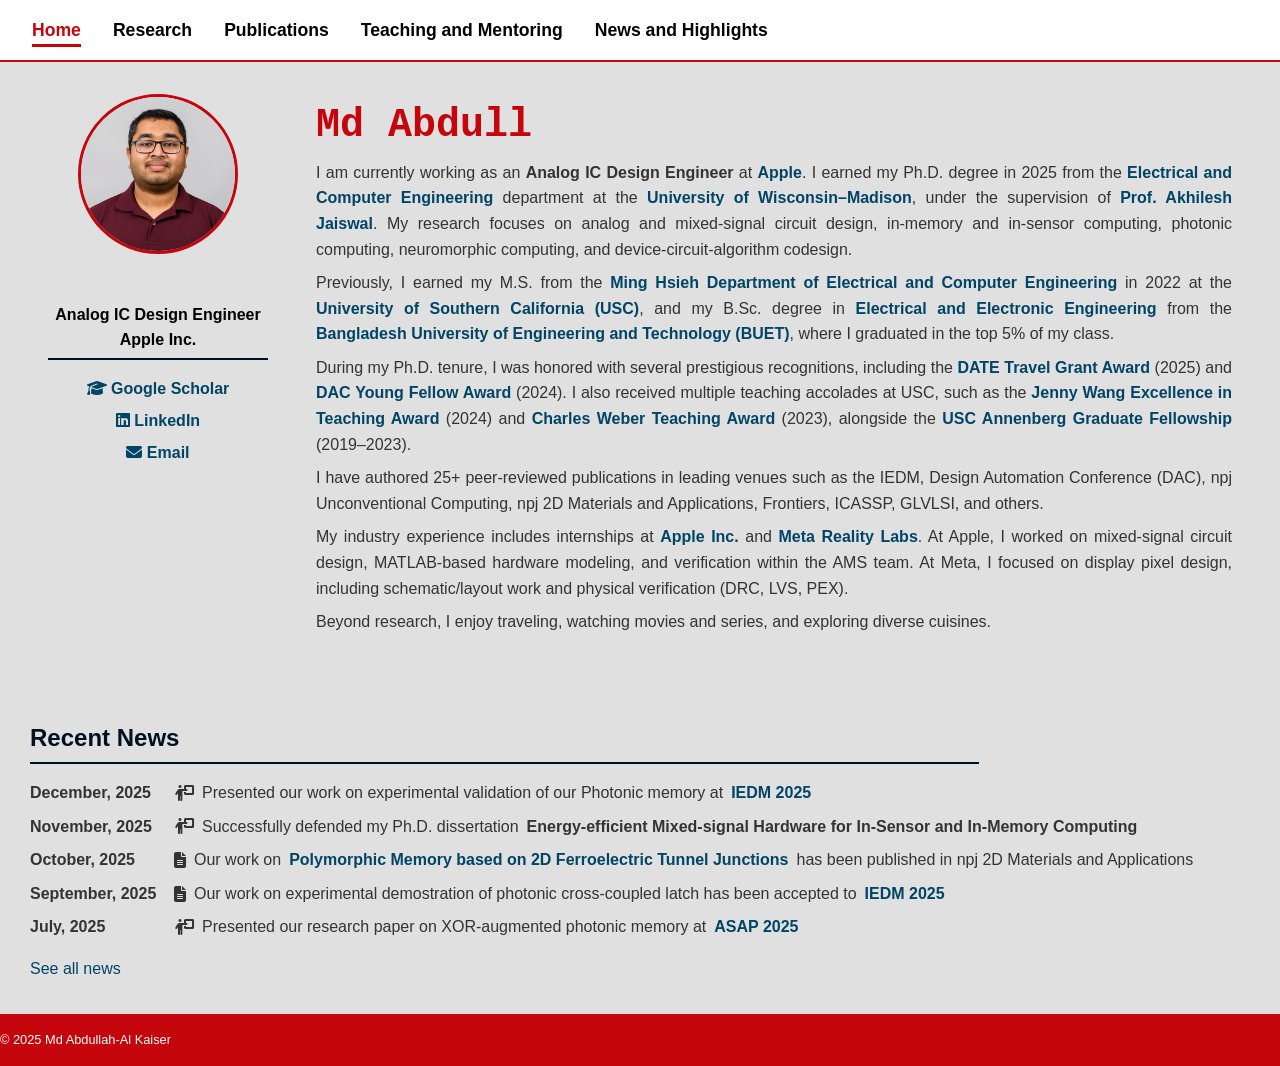
<file: index.html>
<!DOCTYPE html>
<html lang="en">
<head>
  <meta charset="UTF-8" />
  <meta name="viewport" content="width=device-width, initial-scale=1" />
  <title>Home - Md Abdullah-Al Kaiser</title>
  <link rel="stylesheet" href="style.css" />
  <link
    rel="stylesheet"
    href="https://cdnjs.cloudflare.com/ajax/libs/font-awesome/6.5.0/css/all.min.css"
    integrity="sha512-dO6lBBRrsN4SR0WqX3M5Jz6nX3Wc5dkP7kE+bQ9GfUemU1wfh64X0sJHZ6Z7JgY+jPZIl7QQB+p9zzC8pHVu1w=="
    crossorigin="anonymous"
    referrerpolicy="no-referrer"
  /> 

  <style>
    /* Typewriter Animation */
    .typewriter {
      font-size: 2.2rem;
      font-weight: bold;
      color: #222;
      font-family: "Courier New", monospace;
      white-space: nowrap;
      display: inline-block;
      height: 2.6rem; /* keeps spacing fixed */
    }

    .cursor {
      display: inline-block;
      width: 2px;
      background-color: #333;
      margin-left: 2px;
      animation: blink 0.7s infinite;
    }

    @keyframes blink {
      50% { background-color: transparent; }
    }
  </style>
</head>
  
<body>

<header> 
  <nav>
    <ul class="nav-links">
      <li><a href="index.html" class="active">Home</a></li>
      <li><a href="research.html">Research</a></li>
      <li><a href="publications.html">Publications</a></li>
      <li><a href="teaching.html">Teaching and Mentoring</a></li>
      <li><a href="news.html">News and Highlights</a></li>
    </ul>
  </nav> 
</header>

<main class="home-container">
  <div class="profile-left">
    <img src="Images/Headshot.png" alt="Md Abdullah-Al Kaiser" class="profile-pic" />
    <h2>Analog IC Design Engineer<br>Apple Inc.</h2>

    <div class="social-links">
        <a href="https://scholar.google.com/citations?user=Xrip2CIAAAAJ&hl=en" target="_blank" rel="noopener noreferrer">
          <i class="fas fa-graduation-cap"></i> Google Scholar
        </a>
        <a href="https://www.linkedin.com/in/md-abdullah-al-kaiser-549613242/" target="_blank" rel="noopener noreferrer">
          <i class="fab fa-linkedin"></i> LinkedIn
        </a>
        <a href="mailto:mkaiser8@wisc.edu">
          <i class="fas fa-envelope"></i> Email
        </a>
      </div>
  </div>

  <div class="profile-right">
    <!-- Animated Name -->
    <h1 class="typewriter"><span id="typewriter"></span><span id="cursor" class="cursor"></span></h1>

    <p>
      I am currently working as an <strong>Analog IC Design Engineer</strong> at 
      <a href="https://www.apple.com/" target="_blank"><strong>Apple</strong></a>.
      I earned my Ph.D. degree in 2025 from the 
      <a href="https://www.ece.wisc.edu/" target="_blank"><strong>Electrical and Computer Engineering</strong></a> 
      department at the 
      <a href="https://www.wisc.edu/" target="_blank"><strong>University of Wisconsin–Madison</strong></a>, 
      under the supervision of 
      <a href="https://compute-lab.ece.wisc.edu/" target="_blank"><strong>Prof. Akhilesh Jaiswal</strong></a>. 
      My research focuses on analog and mixed-signal circuit design, in-memory and in-sensor computing, 
      photonic computing, neuromorphic computing, and device-circuit-algorithm codesign.
    </p>
 
    <p> 
      Previously, I earned my M.S. from the 
      <a href="https://minghsiehece.usc.edu/" target="_blank"><strong>Ming Hsieh Department of Electrical and Computer Engineering</strong></a> 
      in 2022 at the 
      <a href="https://www.usc.edu/" target="_blank"><strong>University of Southern California (USC)</strong></a>, and  my B.Sc. degree in 
      <a href="https://eee.buet.ac.bd/" target="_blank"><strong>Electrical and Electronic Engineering</strong></a> from the 
      <a href="https://www.buet.ac.bd/" target="_blank"><strong>Bangladesh University of Engineering and Technology (BUET)</strong></a>, where I graduated in the top 5% of my class.
    </p>
    <p>
      During my Ph.D. tenure, I was honored with several prestigious recognitions, including the <span style="color: #004466;"><strong>DATE Travel Grant Award</strong></span> (2025) 
      and <span style="color: #004466;"><strong>DAC Young Fellow Award</strong></span> (2024). 
      I also received multiple teaching accolades at USC, such as the <a href="https://minghsiehece.usc.edu/2024/07/congratulations-to-the-ece-students-honored-at-the-2024-viterbi-awards/" target="_blank">
        <strong>Jenny Wang Excellence in Teaching Award</strong></a> (2024)       
      and <span style="color: #004466;"><strong>Charles Weber Teaching Award</strong></span> (2023), 
      alongside the <span style="color: #004466;"><strong>USC Annenberg Graduate Fellowship</strong></span> (2019–2023). 
    </p>
    <p>
      I have authored 25+ peer-reviewed publications in leading venues such as the IEDM, 
      Design Automation Conference (DAC), npj Unconventional Computing, npj 2D Materials and Applications, Frontiers, ICASSP, GLVLSI, and others.
    </p>
    <p>
      My industry experience includes internships at 
      <a href="https://www.apple.com" target="_blank"><strong>Apple Inc.</strong></a> and 
      <a href="https://about.meta.com/realitylabs/" target="_blank""><strong>Meta Reality Labs</strong></a>. At Apple, I worked on mixed-signal circuit design, MATLAB-based hardware modeling, 
      and verification within the AMS team. At Meta, I focused on display pixel design, including schematic/layout work and physical verification (DRC, LVS, PEX).
    </p>  
    <p>
      Beyond research, I enjoy traveling, watching movies and series, and exploring diverse cuisines.
    </p>
  </div>  
</main>

<!-- Recent News Section -->
<section class="news-section">
  <h2>Recent News</h2>
  <ul id="news-list"></ul>
  <p><a href="news.html">See all news</a></p>
</section>
  
<script>
// Typewriter animation
const text = "Md Abdullah-Al Kaiser";
const typewriter = document.getElementById("typewriter");
const cursor = document.getElementById("cursor");

let index = 0;

function type() {
  if (index < text.length) {
    typewriter.textContent += text.charAt(index);
    index++;
    setTimeout(type, 150); // typing speed
  } else {
    cursor.style.display = "none"; // hide cursor after typing complete
    setTimeout(() => {
      typewriter.textContent = ""; // clear instantly
      cursor.style.display = "inline-block"; // show cursor again
      index = 0;
      setTimeout(type, 500); // wait 0.5s then start typing again
    }, 3000); // wait 3s before clearing
  }
}

type();

// Dynamically fetch and show top 5 news from news.html
fetch('news.html')
  .then(response => response.text())
  .then(data => {
    const parser = new DOMParser();
    const doc = parser.parseFromString(data, 'text/html');
    const newsItems = doc.querySelectorAll('.news-list li');
    const newsList = document.getElementById('news-list');

    newsItems.forEach((item, index) => {
      if (index < 5) {
        newsList.appendChild(item.cloneNode(true));
      }
    });
  })
  .catch(error => console.error('Error loading news:', error));
</script>

<footer>
  <p style="font-size: 0.8rem;">&copy; 2025 Md Abdullah-Al Kaiser</p>
</footer>

</body>
</html>
</file>
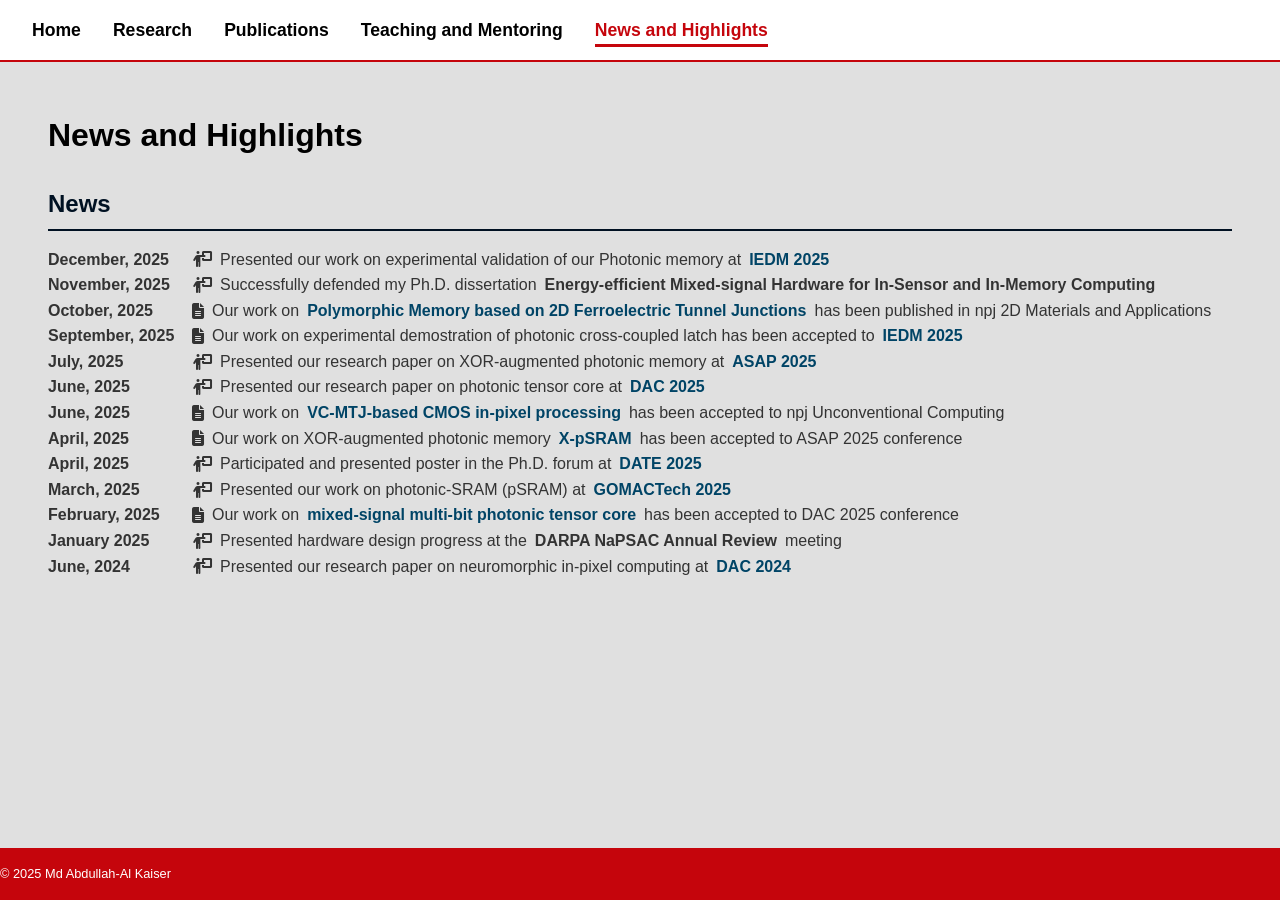
<file: news.html>
<!DOCTYPE html>
<html lang="en">
<head>
  <meta charset="UTF-8" />
  <meta name="viewport" content="width=device-width, initial-scale=1" />
  <title>News and Highlights – Md Abdullah-Al Kaiser</title>
  <link rel="stylesheet" href="style.css" /> 
  <link rel="stylesheet" href="https://cdnjs.cloudflare.com/ajax/libs/font-awesome/6.5.1/css/all.min.css">
</head>
<body>
<header>
  <nav>
    <ul class="nav-links">
      <li><a href="index.html">Home</a></li>
      <li><a href="research.html">Research</a></li>
      <li><a href="publications.html">Publications</a></li>
      <li><a href="teaching.html">Teaching and Mentoring</a></li>
      <li><a href="news.html" class="active">News and Highlights</a></li> 
    </ul>
  </nav>
</header>

<main class="content-wrapper news-page">
  <h1>News and Highlights</h1>
  <h2>News</h2>
  <ul class="news-list">
    <li class="news-item">
      <div class="news-date">December, 2025</div>
      <div class="news-content">
        <i class="fa-solid fa-person-chalkboard news-icon"></i>
        Presented our work on experimental validation of our Photonic memory at 
        <a href="https://www.ieee-iedm.org/" target="_blank" rel="noopener noreferrer">
          <strong>IEDM 2025</strong>
        </a> 
      </div>
    </li>
    <li class="news-item">
      <div class="news-date">November, 2025</div>
      <div class="news-content">
        <i class="fa-solid fa-person-chalkboard news-icon"></i>
        Successfully defended my Ph.D. dissertation <strong>Energy-efficient Mixed-signal Hardware for
        In-Sensor and In-Memory Computing</strong>
      </div>
    </li>
    <li class="news-item">
        <div class="news-date">October, 2025</div>
        <div class="news-content">
          <i class="fa-solid fa-file-lines news-icon"></i>
          Our work on  
          <a href="https://www.nature.com/articles/s41699-025-00595-9" target="_blank" rel="noopener noreferrer">
            <strong>Polymorphic Memory based on 2D Ferroelectric Tunnel Junctions</strong>
          </a> 
          has been published in npj 2D Materials and Applications
        </div>
    </li>
    <li class="news-item">
      <div class="news-date">September, 2025</div>
      <div class="news-content">
        <i class="fa-solid fa-file-lines news-icon"></i>
        Our work on experimental demostration of photonic cross-coupled latch  has been accepted to 
        <a href="https://www.ieee-iedm.org/" target="_blank" rel="noopener noreferrer">
          <strong>IEDM 2025</strong>
        </a> 
      </div>
    </li>
    <li class="news-item">
      <div class="news-date">July, 2025</div>
      <div class="news-content">
        <i class="fa-solid fa-person-chalkboard news-icon"></i>
        Presented our research paper on XOR-augmented photonic memory at 
        <a href="https://www.asap-2025.org/" target="_blank" rel="noopener noreferrer">
          <strong>ASAP 2025</strong>
        </a> 
      </div>
    </li>
    <li class="news-item">
      <div class="news-date">June, 2025</div>
      <div class="news-content">
        <i class="fa-solid fa-person-chalkboard news-icon"></i>
        Presented our research paper on photonic tensor core at 
        <a href="https://www.dac.com/" target="_blank" rel="noopener noreferrer">
          <strong>DAC 2025</strong>
        </a>
      </div>
    </li>
    <li class="news-item">
      <div class="news-date">June, 2025</div>
      <div class="news-content">
        <i class="fa-solid fa-file-lines news-icon"></i>
        Our work on  
        <a href="https://www.nature.com/articles/s44335-025-00029-1" target="_blank" rel="noopener noreferrer">
          <strong>VC-MTJ-based CMOS in-pixel processing</strong> 
        </a> has been accepted to npj Unconventional Computing 
      </div>
    </li>
    <li class="news-item">
      <div class="news-date">April, 2025</div>
      <div class="news-content">
        <i class="fa-solid fa-file-lines news-icon"></i>
        Our work on XOR-augmented photonic memory
        <a href="https://arxiv.org/abs/2506.22707" target="_blank" rel="noopener noreferrer">
          <strong>X-pSRAM</strong>  
        </a> has been accepted to ASAP 2025 conference
      </div>
    </li>
    <li class="news-item">
      <div class="news-date">April, 2025</div>
      <div class="news-content">
        <i class="fa-solid fa-person-chalkboard news-icon"></i>
        Participated and presented poster in the Ph.D. forum at 
        <a href="https://date25.date-conference.com/" target="_blank" rel="noopener noreferrer">
          <strong>DATE 2025</strong>
        </a>
      </div>
    </li>
    <li class="news-item">
      <div class="news-date">March, 2025</div>
      <div class="news-content">
        <i class="fa-solid fa-person-chalkboard news-icon"></i>
        Presented our work on photonic-SRAM (pSRAM) at 
        <a href="https://www.gomactech.net/" target="_blank" rel="noopener noreferrer">
          <strong>GOMACTech 2025</strong>
        </a>
      </div>
    </li>
    <li class="news-item">
      <div class="news-date">February, 2025</div>
      <div class="news-content">
        <i class="fa-solid fa-file-lines news-icon"></i>
        Our work on 
        <a href="https://arxiv.org/abs/2506.22705" target="_blank" rel="noopener noreferrer">
          <strong>mixed-signal multi-bit photonic tensor core</strong>  
        </a> has been accepted to DAC 2025 conference
      </div>
    </li>
    <li class="news-item">
      <div class="news-date">January 2025</div>
      <div class="news-content">
        <i class="fa-solid fa-person-chalkboard news-icon"></i>
        Presented hardware design progress at the <strong>DARPA NaPSAC Annual Review</strong> meeting
      </div>
    </li>
    <li class="news-item">
      <div class="news-date">June, 2024</div>
      <div class="news-content">
        <i class="fa-solid fa-person-chalkboard news-icon"></i>
        Presented our research paper on neuromorphic in-pixel computing at 
        <a href="https://61dac.conference-program.com/" target="_blank" rel="noopener noreferrer">
          <strong>DAC 2024</strong>
        </a> 
      </div>
    </li> 
  </ul>

  <!-- <h2>Presentations &amp; Talks</h2>
  <ul class="boxed-list">
    <li>Presented our work on photonic SRAM-augmented in-memory computing at the <em>CompE Seminar, University of Wisconsin–Madison</em>.</li>
    <li>Presented our research paper on XOR-augmented photonic memory (X-pSRAM) at <em>ASAP 2025</em>.</li>
    <li>Presented our research paper on mixed-signal multi-bit photonic tensor core at <em>DAC 2025</em>.</li>
    <li>Participated in and presented a poster at the <em>Ph.D. Forum, DATE 2025</em>.</li>
    <li>Presented our work on photonic-SRAM (pSRAM) at <em>GOMACTech 2025</em>.</li>
    <li>Presented hardware design progress at the <strong>DARPA NaPSAC Annual Review</strong> meeting.</li>
    <li>Presented our research paper on neuromorphic-in-pixel computing at <em>DAC 2024</em>.</li>
    <li>Presented our research paper on a codesign framework for APS in-pixel computing at <em>GLSVLSI 2023</em>.</li>
  </ul> -->
  

</main>

<footer>
  <p style="font-size: 0.8rem;">&copy; 2025 Md Abdullah-Al Kaiser</p>
</footer>
</body>
</html>
</file>
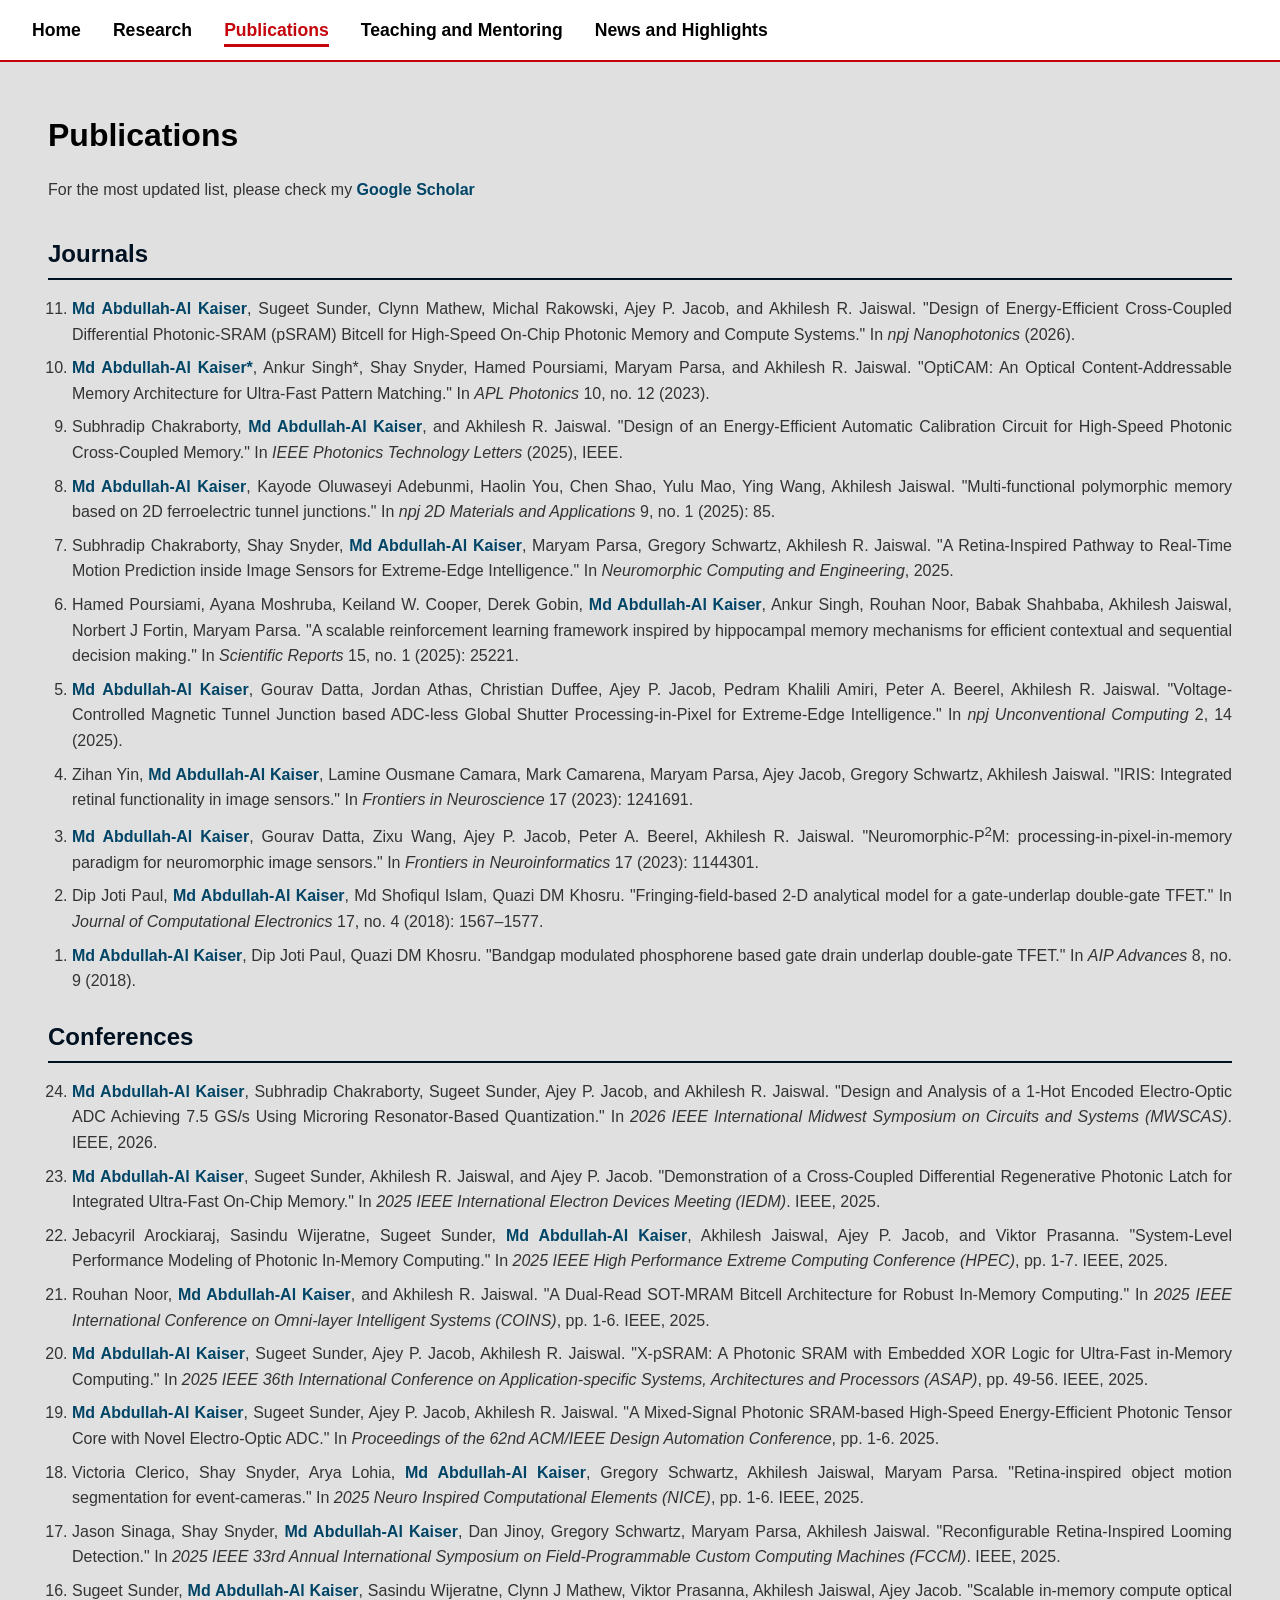
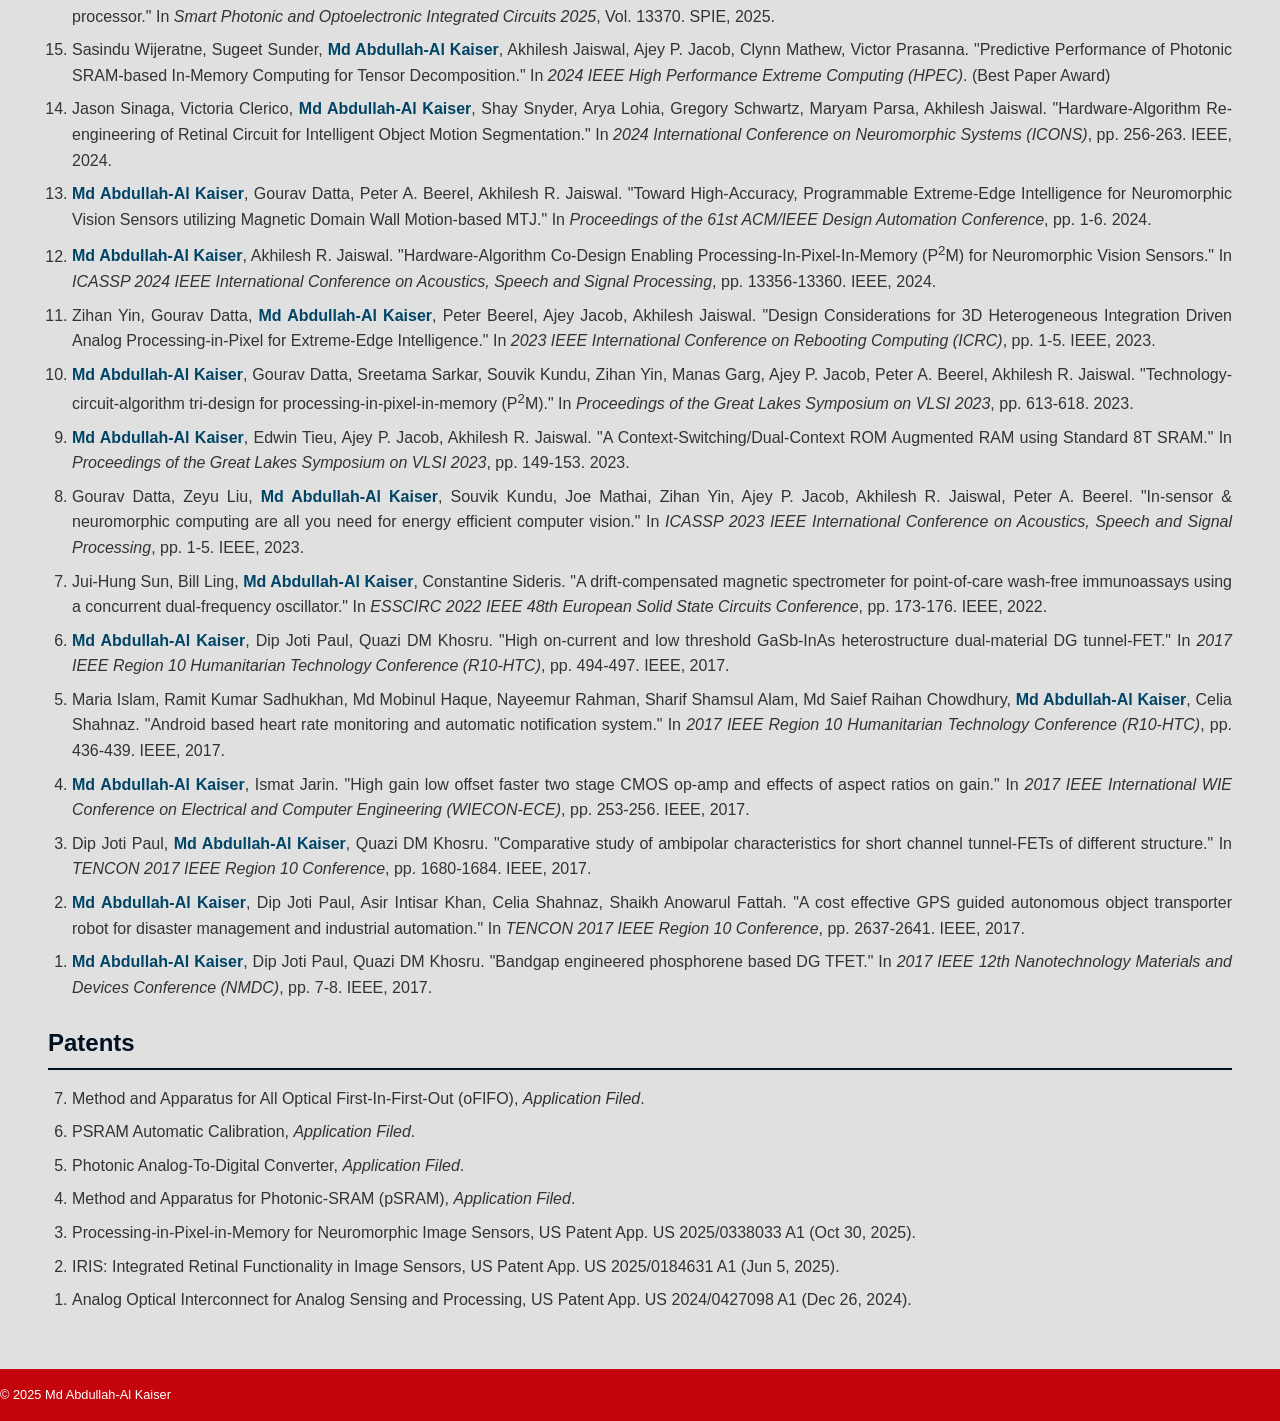
<file: publications.html>
<!DOCTYPE html>
<html lang="en">
<head>
  <meta charset="UTF-8" />
  <meta name="viewport" content="width=device-width, initial-scale=1" />
  <title>Publications - Md Abdullah-Al Kaiser</title>
  <link rel="stylesheet" href="style.css" />
</head>
<body>

<header>
  <nav>
    <ul class="nav-links">
      <li><a href="index.html">Home</a></li>
      <li><a href="research.html">Research</a></li>
      <li><a href="publications.html" class="active">Publications</a></li>
      <li><a href="teaching.html">Teaching and Mentoring</a></li>   
      <li><a href="news.html">News and Highlights</a></li> 
    </ul>
  </nav>
</header>

<main class="content-wrapper">
  <div class="content-container">
    <h1>Publications</h1>

    <p style="margin-bottom: 2rem;">
      For the most updated list, please check my 
      <a href="https://scholar.google.com/citations?user=Xrip2CIAAAAJ&hl=en&oi=ao" target="_blank" rel="noopener noreferrer">
        <strong>Google Scholar</strong>
      </a>
    </p>
    
    <h2>Journals</h2>
    <ol reversed>
      <li><strong>Md Abdullah-Al Kaiser</strong>, Sugeet Sunder, Clynn Mathew, Michal Rakowski, Ajey P. Jacob, and Akhilesh R. Jaiswal. "Design of Energy-Efficient Cross-Coupled Differential Photonic-SRAM (pSRAM) Bitcell for High-Speed On-Chip Photonic Memory and Compute Systems." In <em>npj Nanophotonics</em> (2026).</li>
      <li><strong>Md Abdullah-Al Kaiser*</strong>, Ankur Singh*, Shay Snyder, Hamed Poursiami, Maryam Parsa, and Akhilesh R. Jaiswal. "OptiCAM: An Optical Content-Addressable Memory Architecture for Ultra-Fast Pattern Matching." In <em>APL Photonics</em> 10, no. 12 (2023).</li>
      <li>Subhradip Chakraborty, <strong>Md Abdullah-Al Kaiser</strong>,  and Akhilesh R. Jaiswal. "Design of an Energy-Efficient Automatic Calibration Circuit for High-Speed Photonic Cross-Coupled Memory." In <em>IEEE Photonics Technology Letters</em> (2025), IEEE.</li>
      <li><strong>Md Abdullah-Al Kaiser</strong>, Kayode Oluwaseyi Adebunmi, Haolin You, Chen Shao, Yulu Mao, Ying Wang, Akhilesh Jaiswal. "Multi-functional polymorphic memory based on 2D ferroelectric tunnel junctions." In <em>npj 2D Materials and Applications</em> 9, no. 1 (2025): 85.</li>
      <li>Subhradip Chakraborty, Shay Snyder, <strong>Md Abdullah-Al Kaiser</strong>, Maryam Parsa, Gregory Schwartz, Akhilesh R. Jaiswal. "A Retina-Inspired Pathway to Real-Time Motion Prediction inside Image Sensors for Extreme-Edge Intelligence." In <em>Neuromorphic Computing and Engineering</em>, 2025.</li>
      <li>Hamed Poursiami, Ayana Moshruba, Keiland W. Cooper, Derek Gobin, <strong>Md Abdullah-Al Kaiser</strong>, Ankur Singh, Rouhan Noor, Babak Shahbaba, Akhilesh Jaiswal, Norbert J Fortin, Maryam Parsa. "A scalable reinforcement learning framework inspired by hippocampal memory mechanisms for efficient contextual and sequential decision making." In <em>Scientific Reports</em> 15, no. 1 (2025): 25221.</li>
      <li><strong>Md Abdullah-Al Kaiser</strong>, Gourav Datta, Jordan Athas, Christian Duffee, Ajey P. Jacob, Pedram Khalili Amiri, Peter A. Beerel, Akhilesh R. Jaiswal. "Voltage-Controlled Magnetic Tunnel Junction based ADC-less Global Shutter Processing-in-Pixel for Extreme-Edge Intelligence." In <em>npj Unconventional Computing</em> 2, 14 (2025).</li>
      <li>Zihan Yin, <strong>Md Abdullah-Al Kaiser</strong>, Lamine Ousmane Camara, Mark Camarena, Maryam Parsa, Ajey Jacob, Gregory Schwartz, Akhilesh Jaiswal. "IRIS: Integrated retinal functionality in image sensors." In <em>Frontiers in Neuroscience</em> 17 (2023): 1241691.</li>
      <li><strong>Md Abdullah-Al Kaiser</strong>, Gourav Datta, Zixu Wang, Ajey P. Jacob, Peter A. Beerel, Akhilesh R. Jaiswal. "Neuromorphic-P<sup>2</sup>M: processing-in-pixel-in-memory paradigm for neuromorphic image sensors." In <em>Frontiers in Neuroinformatics</em> 17 (2023): 1144301.</li>
      <li>Dip Joti Paul, <strong>Md Abdullah-Al Kaiser</strong>, Md Shofiqul Islam, Quazi DM Khosru. "Fringing-field-based 2-D analytical model for a gate-underlap double-gate TFET." In <em>Journal of Computational Electronics</em> 17, no. 4 (2018): 1567–1577.</li>
      <li><strong>Md Abdullah-Al Kaiser</strong>, Dip Joti Paul, Quazi DM Khosru. "Bandgap modulated phosphorene based gate drain underlap double-gate TFET." In <em>AIP Advances</em> 8, no. 9 (2018).</li>
    </ol>

    <h2>Conferences</h2>
    <ol reversed>
      <li><strong>Md Abdullah-Al Kaiser</strong>, Subhradip Chakraborty, Sugeet Sunder, Ajey P. Jacob, and Akhilesh R. Jaiswal. "Design and Analysis of a 1-Hot Encoded Electro-Optic ADC Achieving 7.5 GS/s Using Microring Resonator-Based Quantization." In <em>2026 IEEE International Midwest Symposium on Circuits and Systems (MWSCAS)</em>. IEEE, 2026.</li>
      <li><strong>Md Abdullah-Al Kaiser</strong>, Sugeet Sunder, Akhilesh R. Jaiswal, and Ajey P. Jacob. "Demonstration of a Cross-Coupled Differential Regenerative Photonic Latch for Integrated Ultra-Fast On-Chip Memory." In <em>2025 IEEE International Electron Devices Meeting (IEDM)</em>. IEEE, 2025.</li>
      <li>Jebacyril Arockiaraj, Sasindu Wijeratne, Sugeet Sunder, <strong>Md Abdullah-Al Kaiser</strong>, Akhilesh Jaiswal, Ajey P. Jacob, and Viktor Prasanna. "System-Level Performance Modeling of Photonic In-Memory Computing." In <em>2025 IEEE High Performance Extreme Computing Conference (HPEC)</em>, pp. 1-7. IEEE, 2025.</li>
      <li><strong></strong> Rouhan Noor, <strong>Md Abdullah-Al Kaiser</strong>, and Akhilesh R. Jaiswal. "A Dual-Read SOT-MRAM Bitcell Architecture for Robust In-Memory Computing." In <em>2025 IEEE International Conference on Omni-layer Intelligent Systems (COINS)</em>, pp. 1-6. IEEE, 2025.</li>
      <li><strong></strong> <strong>Md Abdullah-Al Kaiser</strong>, Sugeet Sunder, Ajey P. Jacob, Akhilesh R. Jaiswal. "X-pSRAM: A Photonic SRAM with Embedded XOR Logic for Ultra-Fast in-Memory Computing." In <em>2025 IEEE 36th International Conference on Application-specific Systems, Architectures and Processors (ASAP)</em>, pp. 49-56. IEEE, 2025.</li>
      <li><strong></strong> <strong>Md Abdullah-Al Kaiser</strong>, Sugeet Sunder, Ajey P. Jacob, Akhilesh R. Jaiswal. "A Mixed-Signal Photonic SRAM-based High-Speed Energy-Efficient Photonic Tensor Core with Novel Electro-Optic ADC." In <em>Proceedings of the 62nd ACM/IEEE Design Automation Conference</em>, pp. 1-6. 2025.</li>
      <li><strong></strong> Victoria Clerico, Shay Snyder, Arya Lohia, <strong>Md Abdullah-Al Kaiser</strong>, Gregory Schwartz, Akhilesh Jaiswal, Maryam Parsa. "Retina-inspired object motion segmentation for event-cameras." In <em>2025 Neuro Inspired Computational Elements (NICE)</em>, pp. 1-6. IEEE, 2025.</li>
      <li><strong></strong> Jason Sinaga, Shay Snyder, <strong>Md Abdullah-Al Kaiser</strong>, Dan Jinoy, Gregory Schwartz, Maryam Parsa, Akhilesh Jaiswal. "Reconfigurable Retina-Inspired Looming Detection." In <em>2025 IEEE 33rd Annual International Symposium on Field-Programmable Custom Computing Machines (FCCM)</em>. IEEE, 2025.</li>
      <li><strong></strong> Sugeet Sunder, <strong>Md Abdullah-Al Kaiser</strong>, Sasindu Wijeratne, Clynn J Mathew, Viktor Prasanna, Akhilesh Jaiswal, Ajey Jacob. "Scalable in-memory compute optical processor." In <em>Smart Photonic and Optoelectronic Integrated Circuits 2025</em>, Vol. 13370. SPIE, 2025.</li>
      <li><strong></strong> Sasindu Wijeratne, Sugeet Sunder, <strong>Md Abdullah-Al Kaiser</strong>, Akhilesh Jaiswal, Ajey P. Jacob, Clynn Mathew, Victor Prasanna. "Predictive Performance of Photonic SRAM-based In-Memory Computing for Tensor Decomposition." In <em>2024 IEEE High Performance Extreme Computing (HPEC)</em>. (Best Paper Award)</li>
      <li><strong></strong> Jason Sinaga, Victoria Clerico, <strong>Md Abdullah-Al Kaiser</strong>, Shay Snyder, Arya Lohia, Gregory Schwartz, Maryam Parsa, Akhilesh Jaiswal. "Hardware-Algorithm Re-engineering of Retinal Circuit for Intelligent Object Motion Segmentation." In <em>2024 International Conference on Neuromorphic Systems (ICONS)</em>, pp. 256-263. IEEE, 2024.</li>
      <li><strong></strong> <strong>Md Abdullah-Al Kaiser</strong>, Gourav Datta, Peter A. Beerel, Akhilesh R. Jaiswal. "Toward High-Accuracy, Programmable Extreme-Edge Intelligence for Neuromorphic Vision Sensors utilizing Magnetic Domain Wall Motion-based MTJ." In <em>Proceedings of the 61st ACM/IEEE Design Automation Conference</em>, pp. 1-6. 2024.</li>
      <li><strong></strong> <strong>Md Abdullah-Al Kaiser</strong>, Akhilesh R. Jaiswal. "Hardware-Algorithm Co-Design Enabling Processing-In-Pixel-In-Memory (P<sup>2</sup>M) for Neuromorphic Vision Sensors." In <em>ICASSP 2024 IEEE International Conference on Acoustics, Speech and Signal Processing</em>, pp. 13356-13360. IEEE, 2024.</li>
      <li><strong></strong> Zihan Yin, Gourav Datta, <strong>Md Abdullah-Al Kaiser</strong>, Peter Beerel, Ajey Jacob, Akhilesh Jaiswal. "Design Considerations for 3D Heterogeneous Integration Driven Analog Processing-in-Pixel for Extreme-Edge Intelligence." In <em>2023 IEEE International Conference on Rebooting Computing (ICRC)</em>, pp. 1-5. IEEE, 2023.</li>
      <li><strong></strong> <strong>Md Abdullah-Al Kaiser</strong>, Gourav Datta, Sreetama Sarkar, Souvik Kundu, Zihan Yin, Manas Garg, Ajey P. Jacob, Peter A. Beerel, Akhilesh R. Jaiswal. "Technology-circuit-algorithm tri-design for processing-in-pixel-in-memory (P<sup>2</sup>M)." In <em>Proceedings of the Great Lakes Symposium on VLSI 2023</em>, pp. 613-618. 2023.</li>
      <li><strong></strong> <strong>Md Abdullah-Al Kaiser</strong>, Edwin Tieu, Ajey P. Jacob, Akhilesh R. Jaiswal. "A Context-Switching/Dual-Context ROM Augmented RAM using Standard 8T SRAM." In <em>Proceedings of the Great Lakes Symposium on VLSI 2023</em>, pp. 149-153. 2023.</li>
      <li><strong></strong> Gourav Datta, Zeyu Liu, <strong>Md Abdullah-Al Kaiser</strong>, Souvik Kundu, Joe Mathai, Zihan Yin, Ajey P. Jacob, Akhilesh R. Jaiswal, Peter A. Beerel. "In-sensor & neuromorphic computing are all you need for energy efficient computer vision." In <em>ICASSP 2023 IEEE International Conference on Acoustics, Speech and Signal Processing</em>, pp. 1-5. IEEE, 2023.</li>
      <li><strong></strong> Jui-Hung Sun, Bill Ling, <strong>Md Abdullah-Al Kaiser</strong>, Constantine Sideris. "A drift-compensated magnetic spectrometer for point-of-care wash-free immunoassays using a concurrent dual-frequency oscillator." In <em>ESSCIRC 2022 IEEE 48th European Solid State Circuits Conference</em>, pp. 173-176. IEEE, 2022.</li>
      <li><strong></strong> <strong>Md Abdullah-Al Kaiser</strong>, Dip Joti Paul, Quazi DM Khosru. "High on-current and low threshold GaSb-InAs heterostructure dual-material DG tunnel-FET." In <em>2017 IEEE Region 10 Humanitarian Technology Conference (R10-HTC)</em>, pp. 494-497. IEEE, 2017.</li>
      <li><strong></strong> Maria Islam, Ramit Kumar Sadhukhan, Md Mobinul Haque, Nayeemur Rahman, Sharif Shamsul Alam, Md Saief Raihan Chowdhury, <strong>Md Abdullah-Al Kaiser</strong>, Celia Shahnaz. "Android based heart rate monitoring and automatic notification system." In <em>2017 IEEE Region 10 Humanitarian Technology Conference (R10-HTC)</em>, pp. 436-439. IEEE, 2017.</li>
      <li><strong></strong> <strong>Md Abdullah-Al Kaiser</strong>, Ismat Jarin. "High gain low offset faster two stage CMOS op-amp and effects of aspect ratios on gain." In <em>2017 IEEE International WIE Conference on Electrical and Computer Engineering (WIECON-ECE)</em>, pp. 253-256. IEEE, 2017.</li>
      <li><strong></strong> Dip Joti Paul, <strong>Md Abdullah-Al Kaiser</strong>, Quazi DM Khosru. "Comparative study of ambipolar characteristics for short channel tunnel-FETs of different structure." In <em>TENCON 2017 IEEE Region 10 Conference</em>, pp. 1680-1684. IEEE, 2017.</li>
      <li><strong></strong> <strong>Md Abdullah-Al Kaiser</strong>, Dip Joti Paul, Asir Intisar Khan, Celia Shahnaz, Shaikh Anowarul Fattah. "A cost effective GPS guided autonomous object transporter robot for disaster management and industrial automation." In <em>TENCON 2017 IEEE Region 10 Conference</em>, pp. 2637-2641. IEEE, 2017.</li>
      <li><strong></strong> <strong>Md Abdullah-Al Kaiser</strong>, Dip Joti Paul, Quazi DM Khosru. "Bandgap engineered phosphorene based DG TFET." In <em>2017 IEEE 12th Nanotechnology Materials and Devices Conference (NMDC)</em>, pp. 7-8. IEEE, 2017.</li>
  </ol>

    <h2>Patents</h2>
    <ol reversed>
      <li><strong> </strong> Method and Apparatus for All Optical First-In-First-Out (oFIFO), <em>Application Filed</em>.</li>
      <li><strong> </strong> PSRAM Automatic Calibration, <em>Application Filed</em>.</li>
      <li><strong> </strong> Photonic Analog-To-Digital Converter, <em>Application Filed</em>.</li>
      <li><strong> </strong> Method and Apparatus for Photonic-SRAM (pSRAM), <em>Application Filed</em>.</li>
      <li><strong> </strong> Processing-in-Pixel-in-Memory for Neuromorphic Image Sensors, US Patent App. US 2025/0338033 A1 (Oct 30, 2025).</li>
      <li><strong> </strong> IRIS: Integrated Retinal Functionality in Image Sensors, US Patent App. US 2025/0184631 A1 (Jun 5, 2025).</li>
      <li><strong> </strong> Analog Optical Interconnect for Analog Sensing and Processing, US Patent App. US 2024/0427098 A1 (Dec 26, 2024).</li>
     </ol>
  </div>
</main>

<footer>
  <p style="font-size: 0.8rem;">&copy; 2025 Md Abdullah-Al Kaiser</p>
</footer>

</body>
</html>
</file>
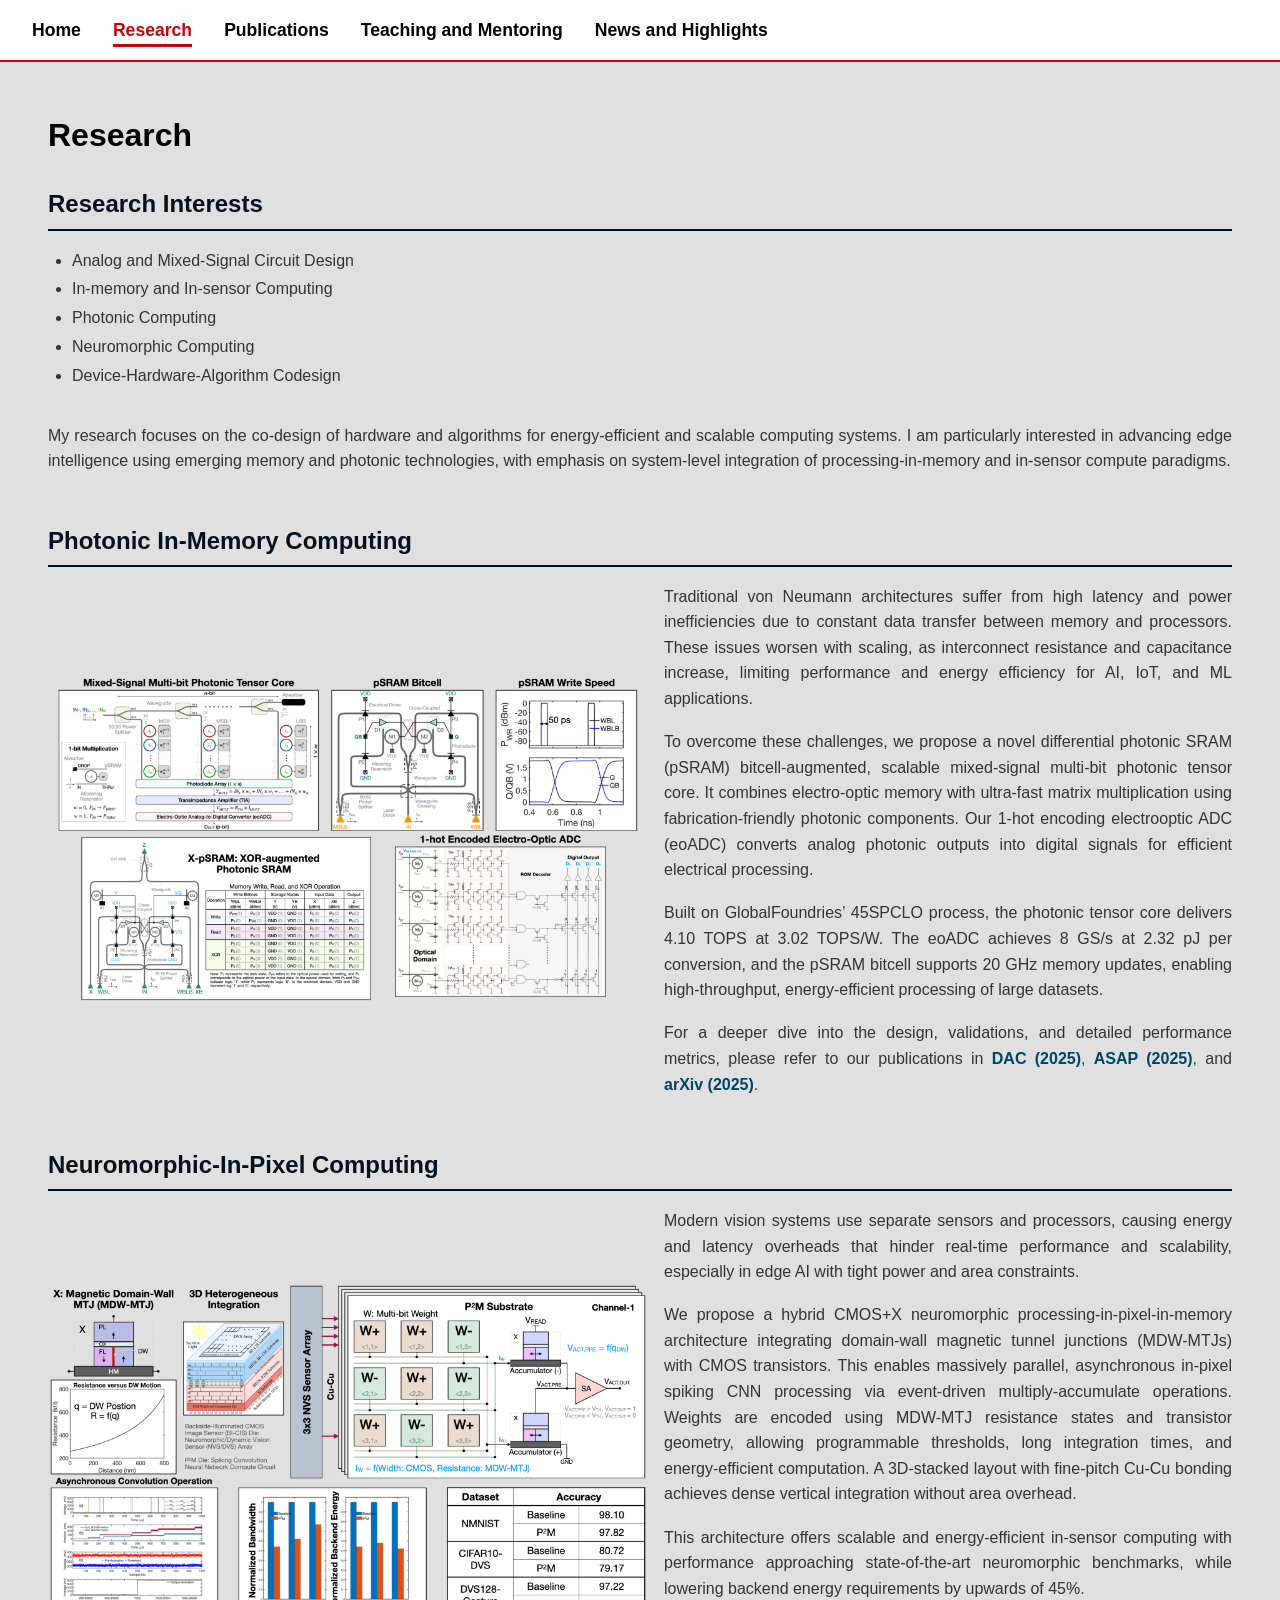
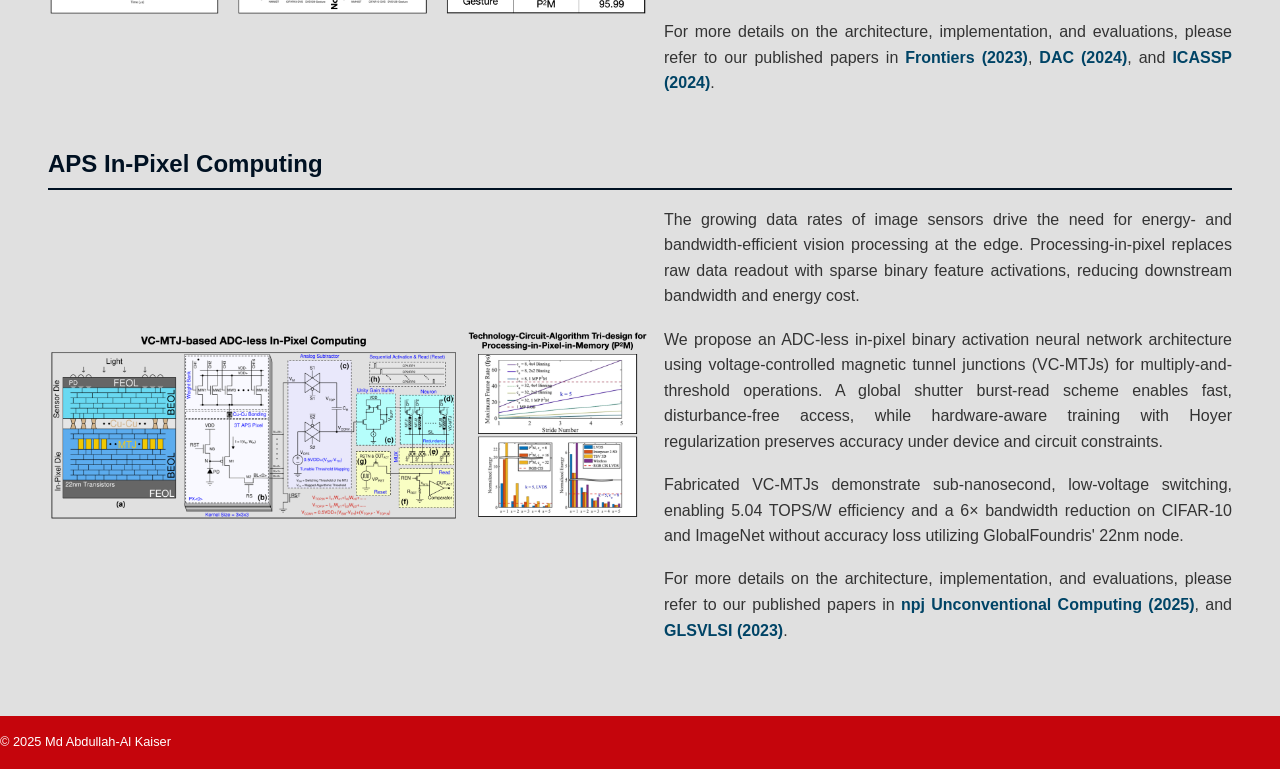
<file: research.html>
<!DOCTYPE html>
<html lang="en"> 
<head>
  <meta charset="UTF-8" />
  <meta name="viewport" content="width=device-width, initial-scale=1" />
  <title>Research - Md Abdullah-Al Kaiser</title>
  <link rel="stylesheet" href="style.css" />
</head>
<body>

<header>
  <nav>
    <ul class="nav-links">
      <li><a href="index.html">Home</a></li>
      <li><a href="research.html" class="active">Research</a></li>
      <li><a href="publications.html">Publications</a></li>
      <li><a href="teaching.html">Teaching and Mentoring</a></li>
      <li><a href="news.html">News and Highlights</a></li>
    </ul>
  </nav>
</header>
 
<main class="content-wrapper">
  <h1>Research</h1>

  <section>
    <h2>Research Interests</h2>
    <ul style="margin-top: 1rem; padding-left: 1.5rem; line-height: 1.8;">
      <li>Analog and Mixed-Signal Circuit Design</li>
      <li>In-memory and In-sensor Computing</li>
      <li>Photonic Computing</li>
      <li>Neuromorphic Computing</li>
      <li>Device-Hardware-Algorithm Codesign</li>
    </ul>
  </section>

  <section style="margin-top: 2rem;">
    <p>
      My research focuses on the co-design of hardware and algorithms for energy-efficient and scalable computing systems. 
      I am particularly interested in advancing edge intelligence using emerging memory and photonic technologies, with emphasis on system-level integration of processing-in-memory and in-sensor compute paradigms.
    </p>
  </section>

<!-- Photonic In-Memory Computing -->
<section style="margin-top: 3rem;">
  <h2>Photonic In-Memory Computing</h2>
  <div class="figure-text-row">
    <img src="Images/fig_photonic.png" alt="Photonic Tensor Core Architecture">
    <div class="text-block">
      <p>
        Traditional von Neumann architectures suffer from high latency and power inefficiencies due to constant data transfer between memory and processors.
        These issues worsen with scaling, as interconnect resistance and capacitance increase, limiting performance and energy efficiency for AI, IoT, and ML applications.
      </p>
      <p>
        To overcome these challenges, we propose a novel differential photonic SRAM (pSRAM) bitcell-augmented, scalable mixed-signal multi-bit photonic tensor core. 
        It combines electro-optic memory with ultra-fast matrix multiplication using fabrication-friendly photonic components. Our 1-hot encoding electrooptic ADC 
        (eoADC) converts analog photonic outputs into digital signals for efficient electrical processing.
      </p>
      <p>
        Built on GlobalFoundries’ 45SPCLO process, the photonic tensor core delivers 4.10 TOPS at 3.02 TOPS/W. 
        The eoADC achieves 8 GS/s at 2.32 pJ per conversion, and the pSRAM bitcell supports 20 GHz memory updates, enabling high-throughput, 
        energy-efficient processing of large datasets.
      </p>
      <p>
        For a deeper dive into the design, validations, and detailed performance metrics, please refer to our publications in
        <a href="https://arxiv.org/abs/2506.22705" target="_blank" rel="noopener"><strong>DAC (2025)</strong></a>,
        <a href="https://arxiv.org/abs/2506.22707" target="_blank" rel="noopener"><strong>ASAP (2025)</strong></a>, and
        <a href="https://arxiv.org/abs/2503.19544" target="_blank" rel="noopener"><strong>arXiv (2025)</strong></a>.
      </p>
    </div>
  </div>
</section>

<!-- Neuromorphic-In-Pixel Computing -->
<section style="margin-top: 3rem;">
  <h2>Neuromorphic-In-Pixel Computing</h2>
  <div class="figure-text-row">
    <img src="Images/fig_p2m.png" alt="Neuromorphic In-Pixel Diagram">
    <div class="text-block">
      <p> Modern vision systems use separate sensors and processors, causing energy and latency overheads that hinder real-time performance and scalability, 
        especially in edge AI with tight power and area constraints. 
      </p> 
      <p> We propose a hybrid CMOS+X neuromorphic processing-in-pixel-in-memory architecture integrating domain-wall magnetic tunnel junctions (MDW-MTJs) with CMOS transistors.
        This enables massively parallel, asynchronous in-pixel spiking CNN processing via event-driven multiply-accumulate operations. Weights are encoded using MDW-MTJ resistance 
        states and transistor geometry, allowing programmable thresholds, long integration times, and energy-efficient computation. A 3D-stacked layout with fine-pitch Cu-Cu bonding
        achieves dense vertical integration without area overhead. 
      </p> 
      <p> This architecture offers scalable and energy-efficient in-sensor computing with performance approaching state-of-the-art neuromorphic benchmarks, 
        while lowering backend energy requirements by upwards of 45%.
      </p>
      <p>
        For more details on the architecture, implementation, and evaluations, please refer to our published papers in 
        <a href="https://www.frontiersin.org/journals/neuroinformatics/articles/10.3389/fninf.2023.1144301/full" target="_blank" rel="noopener"><strong>Frontiers (2023)</strong></a>, 
        <a href="https://dl.acm.org/doi/abs/10.1145/3649329.3657359" target="_blank" rel="noopener"><strong>DAC (2024)</strong></a>, and 
        <a href="https://ieeexplore.ieee.org/abstract/document/10447753" target="_blank" rel="noopener"><strong>ICASSP (2024)</strong></a>.
      </p>
    </div>
  </div>
</section>

<!-- APS In-Pixel Computing -->
<section style="margin-top: 3rem;">
  <h2>APS In-Pixel Computing</h2>
  <div class="figure-text-row">
    <img src="Images/fig_aps_p2m.png" alt="APS In-Pixel Diagram">
    <div class="text-block">
      <p> The growing data rates of image sensors drive the need for energy- and bandwidth-efficient vision processing at the edge. 
        Processing-in-pixel replaces raw data readout with sparse binary feature activations, reducing downstream bandwidth and energy cost. 
      </p> 
      <p> We propose an ADC-less in-pixel binary activation neural network architecture using voltage-controlled magnetic tunnel junctions (VC-MTJs) 
        for multiply-and-threshold operations. A global shutter burst-read scheme enables fast, disturbance-free access, while hardware-aware training 
        with Hoyer regularization preserves accuracy under device and circuit constraints. 
      </p> 
      <p> Fabricated VC-MTJs demonstrate sub-nanosecond, low-voltage switching, enabling 5.04 TOPS/W efficiency and a 6× bandwidth reduction 
        on CIFAR-10 and ImageNet without accuracy loss utilizing GlobalFoundris' 22nm node. 
      </p>
      <p>
        For more details on the architecture, implementation, and evaluations, please refer to our published papers in 
        <a href="https://www.nature.com/articles/s44335-025-00029-1" target="_blank" rel="noopener"><strong>npj Unconventional Computing (2025)</strong></a>, and
        <a href="https://dl.acm.org/doi/abs/10.1145/3583781.3590235" target="_blank" rel="noopener"><strong>GLSVLSI (2023)</strong></a>.
      </p>
    </div>
  </div>
</section>


</main>

<footer>
  <p style="font-size: 0.8rem;">&copy; 2025 Md Abdullah-Al Kaiser</p>
</footer>

</body>
</html>
</file>
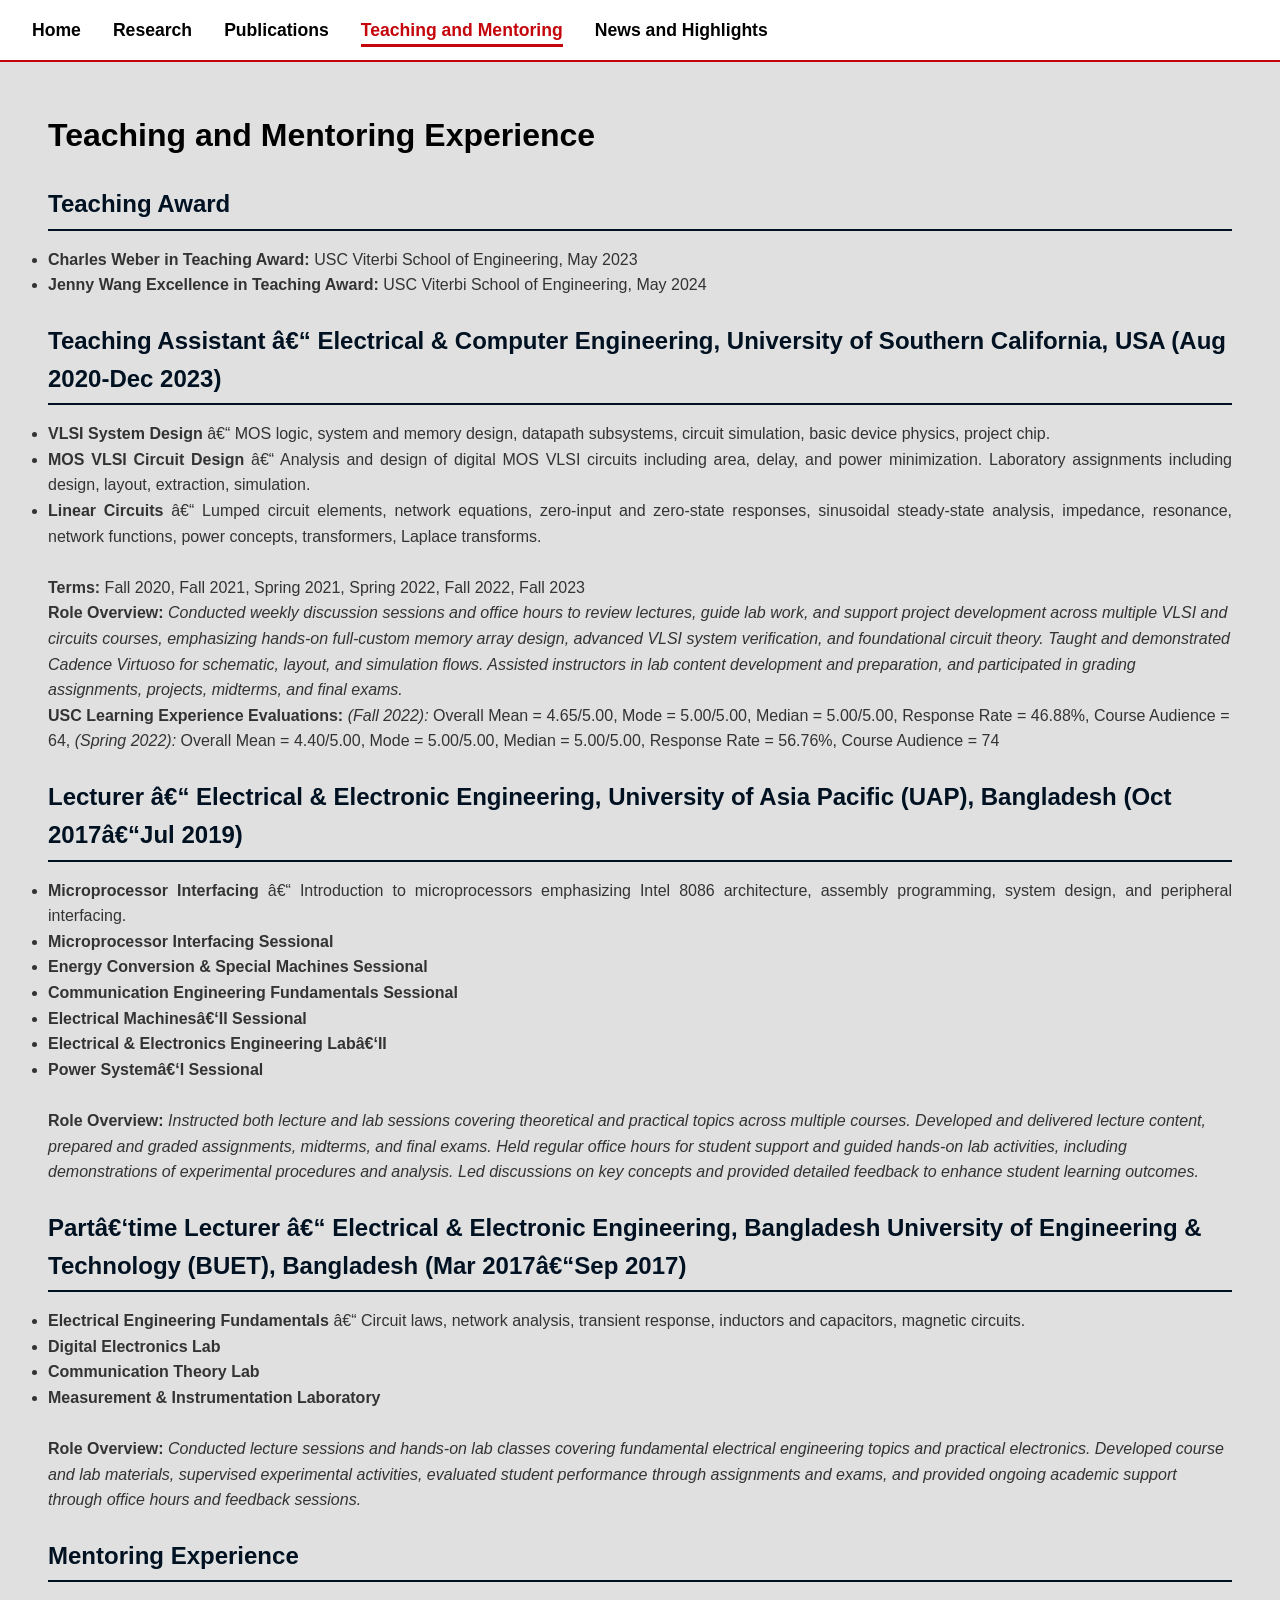
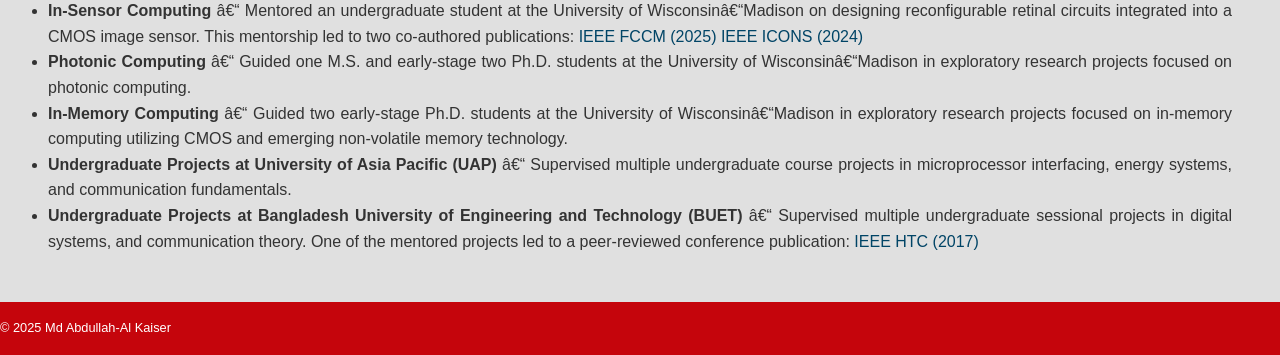
<file: teaching.html>
<!DOCTYPE html>
<html lang="en">
<head>
  <meta charset="UTF‑8" />
  <meta name="viewport" content="width=device-width, initial-scale=1" />
  <title>Teaching and Mentoring – Md Abdullah‑Al Kaiser</title>
  <link rel="stylesheet" href="style.css" />
</head> 
<body>
  <header>
    <nav>
      <ul class="nav-links">
        <li><a href="index.html">Home</a></li>
        <li><a href="research.html">Research</a></li>
        <li><a href="publications.html">Publications</a></li>
        <li><a href="teaching.html" class="active">Teaching and Mentoring</a></li>
        <li><a href="news.html">News and Highlights</a></li> 
      </ul>
    </nav>
  </header>

  <main class="content-wrapper">
    <div class="content-container">
      <h1>Teaching and Mentoring Experience</h1>

      <h2>Teaching Award</h2>
      <ul>
        <li>
          <strong>Charles Weber in Teaching Award:</strong> USC Viterbi School of Engineering, May 2023
        </li>
        <li>
          <strong>Jenny Wang Excellence in Teaching Award:</strong> USC Viterbi School of Engineering, May 2024
        </li>
      </ul>
      
      <h2>Teaching Assistant – Electrical &amp; Computer Engineering, University of Southern California, USA (Aug 2020-Dec 2023)</h2> 
      <ul>
        <li>
          <strong>VLSI System Design</strong> – MOS logic, system and memory design, datapath subsystems, circuit simulation, basic device physics, project chip.
        </li>
        <li>
          <strong>MOS VLSI Circuit Design</strong> – Analysis and design of digital MOS VLSI circuits including area, delay, and power minimization. 
          Laboratory assignments including design, layout, extraction, simulation.
        </li>
        <li>
          <strong>Linear Circuits</strong> – Lumped circuit elements, network equations, zero-input and zero-state responses, sinusoidal steady-state analysis,
          impedance, resonance, network functions, power concepts, transformers, Laplace transforms.
        </li>
      </ul>
      
      <br />
      <strong>Terms:</strong> Fall 2020, Fall 2021, Spring 2021, Spring 2022, Fall 2022, Fall 2023
      
      <br />
      <strong>Role Overview:</strong> <em>Conducted weekly discussion sessions and office hours to review lectures, guide lab work, and 
        support project development across multiple VLSI and circuits courses, emphasizing hands-on full-custom memory array design, 
        advanced VLSI system verification, and foundational circuit theory. Taught and demonstrated Cadence Virtuoso for schematic, layout, and simulation flows.
        Assisted instructors in lab content development and preparation, and participated in grading assignments, projects, midterms, and final exams.</em>
      
      <br />
      <strong>USC Learning Experience Evaluations:</strong>  <em>(Fall 2022):</em> Overall Mean = 4.65/5.00, Mode = 5.00/5.00, Median = 5.00/5.00, Response Rate = 46.88%, Course Audience = 64,  
      <em>(Spring 2022):</em> Overall Mean = 4.40/5.00, Mode = 5.00/5.00, Median = 5.00/5.00, Response Rate = 56.76%, Course Audience = 74


      <h2>Lecturer – Electrical &amp; Electronic Engineering, University of Asia Pacific (UAP), Bangladesh (Oct 2017–Jul 2019)</h2>
      <ul>
        <li>
          <strong>Microprocessor Interfacing</strong> – Introduction to microprocessors emphasizing Intel 8086 architecture, assembly programming, 
          system design, and peripheral interfacing.
        </li>
        <li>
          <strong>Microprocessor Interfacing Sessional</strong>
        <li>
          <strong>Energy Conversion &amp; Special Machines Sessional</strong>
        </li>
        <li>
          <strong>Communication Engineering Fundamentals Sessional</strong>
        </li>
        <li>
          <strong>Electrical Machines‑II Sessional</strong>
        </li>
        <li>
          <strong>Electrical &amp; Electronics Engineering Lab‑II</strong>
        </li>
        <li>
          <strong>Power System‑I Sessional</strong>
        </li>
      </ul>
      
      <br />
      <strong>Role Overview:</strong> <em>Instructed both lecture and lab sessions covering theoretical and practical topics across multiple courses. 
        Developed and delivered lecture content, prepared and graded assignments, midterms, and final exams. 
        Held regular office hours for student support and guided hands-on lab activities, including demonstrations of experimental procedures and analysis.
        Led discussions on key concepts and provided detailed feedback to enhance student learning outcomes.</em>
      
      <h2>Part‑time Lecturer – Electrical &amp; Electronic Engineering, Bangladesh University of Engineering &amp; Technology (BUET), Bangladesh (Mar 2017–Sep 2017)</h2>
      <ul>
        <li>
          <strong>Electrical Engineering Fundamentals</strong> – Circuit laws, network analysis, transient response, inductors and capacitors, magnetic circuits.
        </li>
        <li>
          <strong>Digital Electronics Lab</strong>
        </li>
        <li>
          <strong>Communication Theory Lab</strong>
        </li>
        <li>
          <strong>Measurement &amp; Instrumentation Laboratory</strong>
        </li>
      </ul>
      
      <br />
      <strong>Role Overview:</strong> <em>Conducted lecture sessions and hands-on lab classes covering fundamental electrical engineering topics and practical electronics. 
        Developed course and lab materials, supervised experimental activities, evaluated student performance through assignments and exams, and provided ongoing 
        academic support through office hours and feedback sessions.</em>

      <h2>Mentoring Experience</h2>
      <ul>
        <li>
          <strong>In-Sensor Computing</strong> – Mentored an undergraduate student at the University of Wisconsin–Madison on designing 
          reconfigurable retinal circuits integrated into a CMOS image sensor. This mentorship led to two co-authored publications:
           <a href="https://ieeexplore.ieee.org/abstract/document/11008986" target="_blank">IEEE FCCM (2025)</a>
           <a href="https://ieeexplore.ieee.org/abstract/document/10766557" target="_blank">IEEE ICONS (2024)</a>
        </li>
        <li>
          <strong>Photonic Computing</strong> – Guided one M.S. and early-stage two Ph.D. students at the University of Wisconsin–Madison 
          in exploratory research projects focused on photonic computing.
        </li>
         <li>
          <strong>In-Memory Computing</strong> – Guided two early-stage Ph.D. students at the University of Wisconsin–Madison 
          in exploratory research projects focused on in-memory computing utilizing CMOS and emerging non-volatile memory technology.
        </li>
        <li>
          <strong>Undergraduate Projects at University of Asia Pacific (UAP)</strong> – Supervised multiple undergraduate course projects in microprocessor interfacing, 
          energy systems, and communication fundamentals.
        </li>
        <li>
          <strong>Undergraduate Projects at Bangladesh University of Engineering and Technology (BUET)</strong> – Supervised multiple undergraduate sessional projects in
          digital systems, and communication theory. One of the mentored projects led to a peer-reviewed conference publication: 
          <a href="https://ieeexplore.ieee.org/abstract/document/8288993" target="_blank">IEEE HTC (2017)</a> 
        </li>
    </ul>
    </div>
  </main>

  <footer>
    <p style="font-size: 0.8rem;">&copy; 2025 Md Abdullah-Al Kaiser</p>
  </footer>
</body>
</html>
</file>
<file: style.css>
/* RESET: remove default browser spacing and simplify box sizing */
* {
  margin: 0;
  padding: 0;
  box-sizing: border-box;
}

/* BODY: general font, layout, background */
body {
  font-family: 'Helvetica', Tahoma, Geneva, Verdana, sans-serif;
  line-height: 1.6;
  background-color: #e0e0e0;
  color: #333333;
  min-height: 100vh;
  display: flex;
  flex-direction: column;
}

/* PARAGRAPHS & LISTS: justified text, consistent sizing */
p, li {
  text-align: justify;
}

p {
  line-height: 1.6;
  font-size: 1rem;
  margin-top: 0.5rem;    /* added */
  margin-bottom: 0.5rem; /* added */
}

li {
  font-size: 1rem;
}

/* HEADER & NAVIGATION */
header {
  background-color: #FFFFFF;
  border-bottom: 2px solid #C5050C;
  padding: 1rem 2rem;
  position: sticky;
  top: 0;
  z-index: 100;
}

/* NAVIGATION LINKS */
.nav-links {
  list-style: none;
  display: flex;
  gap: 2rem;
  font-weight: 600;
}

.nav-links li a {
  color: #000000;
  text-decoration: none;
  font-size: 1.1rem;
  padding-bottom: 0.25rem;
  border-bottom: 3px solid transparent;
  transition: border-color 0.3s ease;
}

.nav-links li a:hover,
.nav-links li a.active {
  border-bottom-color: #C5050C;
  color: #C5050C;
}

/* HOMEPAGE FLEX LAYOUT */
.home-container {
  display: flex;
  flex-wrap: wrap;
  align-items: flex-start;
  justify-content: flex-start;
  gap: 3rem;
  padding: 2rem 3rem;
  width: 100%;
}

/* PROFILE LEFT COLUMN (IMAGE + LINKS) */
.profile-left {
  width: 220px;
  text-align: center;
}

.profile-pic {
  width: 160px;
  height: 160px;
  object-fit: cover;
  border-radius: 50%;
  border: 3px solid #C5050C;
  margin-bottom: 1rem;
}

.profile-left h2 {
  font-size: 1rem;
  margin-bottom: 1rem;
  color: #000000;
}

/* SOCIAL LINKS BELOW PROFILE PIC */
.social-links {
  display: flex;
  flex-direction: column;
  gap: 0.4rem;
}

.social-links a {
  color: #004466;
  text-decoration: none;
  font-weight: 600;
  transition: color 0.3s ease;
}

.social-links a:hover {
  color: #000000;
  text-decoration: underline;
}

.social-links i {
  font-size: 1rem;
}

/* RIGHT PROFILE TEXT / MAIN CONTENT */
.profile-right {
  flex: 1;
  min-width: 0;
}

.profile-right h1 {
  font-size: 2.5rem;
  font-weight: 700;
  color: #C5050C;
  margin-bottom: 1rem;
}

.profile-text p {
  font-size: 1.2rem;
  margin-bottom: 2rem;
  color: #004466;
}

/* FOOTER */
footer {
  background-color: #C5050C;
  color: white;
  text-align: center;
  padding: 0.5rem 0;
  font-size: 0.8rem;
  font-weight: 500;
  margin-top: auto;
}

/* HEADINGS: H1 for page titles */
h1 {
  color: #000000;
  font-size: 2rem;
  margin-bottom: 1rem;
}

/* H2 for section headings with underline & spacing */
h2 {
  margin-top: 1.5rem; /* reduced from 2rem */
  margin-bottom: 1rem; /* spacing below underline */
  color: #001122;
  border-bottom: 2px solid #001122;
  padding-bottom: 0.3rem;
  font-size: 1.5rem;
}

/* SPECIFIC: content-container lists (publications) */
.content-container ol,
.content-wrapper ol {
  margin-left: 1.5rem;
}

.content-container ol li,
.content-wrapper ol li {
  margin-bottom: 0.5rem;
  line-height: 1.6;
}

/* HIGHLIGHT AUTHOR NAME IN PUBLICATIONS */
.content-container ol li strong,
.content-wrapper ol li strong {
  color: #004466;
}

/* GENERAL PAGE WRAPPER FOR PAGES LIKE PUBLICATIONS */
.content-wrapper {
  max-width: none;
  width: 100%;
  padding: 3rem 3rem;
  margin: 0 auto;
}

/* SECTION spacing adjustment */
section {
  margin-top: 1.5rem;
  margin-bottom: 1.5rem;
}

.figure-text-row {
  display: flex;
  flex-wrap: wrap;           /* allow vertical stacking on narrow screens */
  align-items: center;
  gap: 1rem;
}

.figure-text-row img {
  flex-shrink: 0; /* prevent image from shrinking too much */
  max-width: 600px; /* controls image size */
  width: 100%;
  height: auto;
}

.text-block {
  flex: 1; /* take remaining space */
  min-width: 250px; /* prevents collapsing */
  display: flex;
  flex-direction: column;
  gap: 1rem;
}

.figure-text-row .text-block p {
  margin-top: 0.05rem;   /* space above each paragraph */
  margin-bottom: 0.05rem; /* space below each paragraph */
  line-height: 1.6;      /* controls spacing between lines */
}

/* Base link style */
a {
  color: #004466;                      /* dark gray, softer than black */
  text-decoration: none;               /* removes underline */
}

/* On hover, make it stand out */
a:hover {
  color: #000000;                        /* pure black on hover */
  text-decoration: underline;         /* underline only on hover */
}

a:visited {
  color: #004466;
}

.news-item {
  display: flex;
  gap: 1rem;
  align-items: start;
}

.news-date {
  flex: 0 0 8em; /* fixed width for alignment */
  font-weight: bold;
}

.news-content {
  flex: 1;
  display: inline-flex;
  align-items: center; /* aligns icon and text */
  gap: 0.5rem;
}

.news-icon {
  flex-shrink: 0; /* ensures icon doesn't shrink */
}

.news-section {
  margin-top: 20px;
  padding-left: 0;      /* remove left padding */
  margin-left: 30px;   /* nudge left */
  max-width: 1200px;
}

.news-section h2 {
  display: inline-block;
  border-bottom: 2px solid #001122;
  padding-bottom: 0.3rem;
  padding-right: 800px;  /* extends underline rightwards */
}

.news-section ul {
  list-style: none;
  padding-left: 0;
  margin-left: 0;
  white-space: nowrap;
  overflow-x: auto;
}

.news-section li {
  margin-bottom: 8px;
}
</file>
